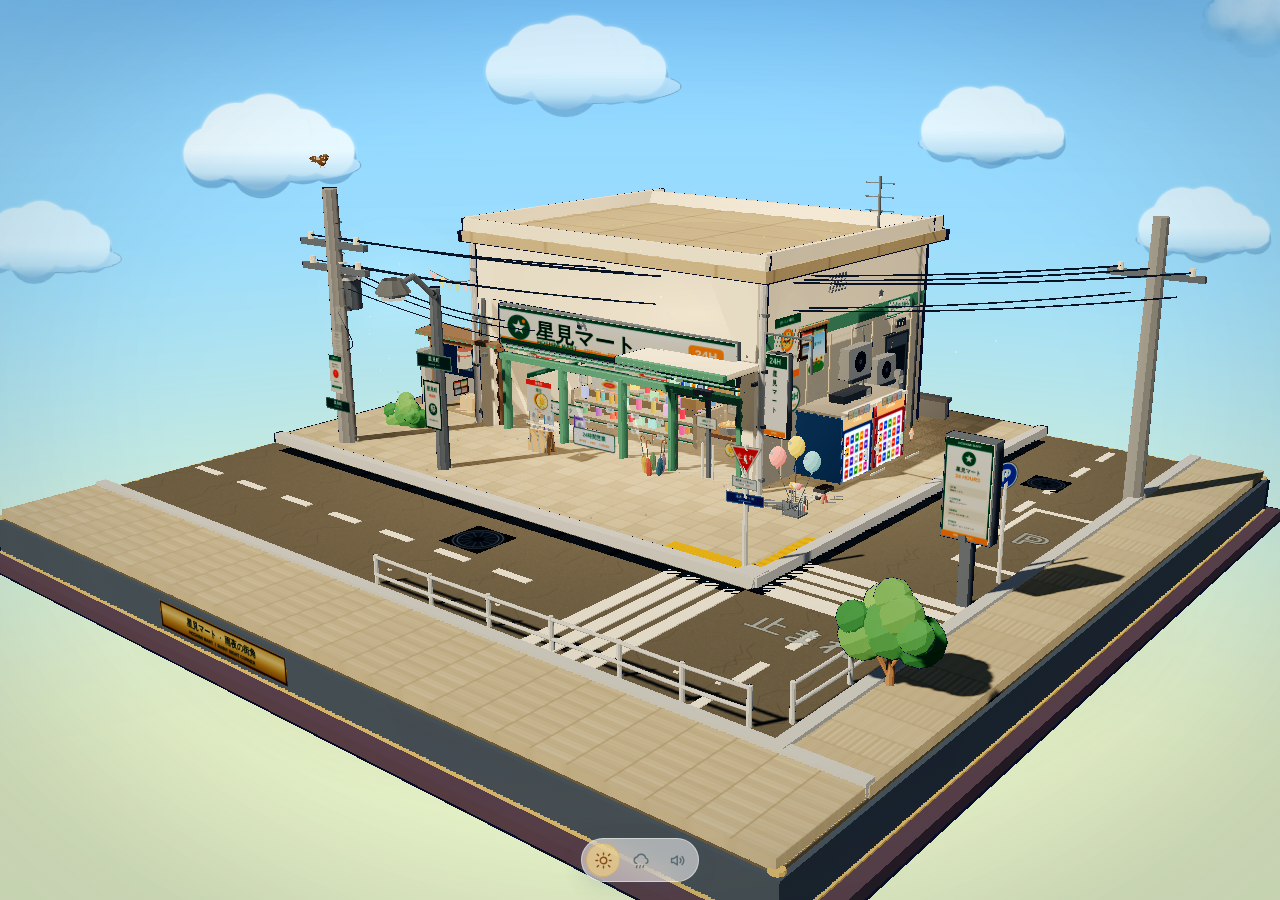
<file: index.dev.html>
<!DOCTYPE html>
<html lang="zh-CN">
<head>
  <meta charset="UTF-8" />
  <meta name="viewport" content="width=device-width, initial-scale=1.0, maximum-scale=1.0, user-scalable=no" />
  <title>星見マート · 雨と晴れの街角</title>
  <link rel="icon" href="data:," />
  <link rel="stylesheet" href="src/style.css" />
</head>
<body>
  <canvas id="scene"></canvas>
  <div class="weather-toggle" id="weatherToggle" role="group" aria-label="天气切换">
    <button class="weather-btn" id="btnSunny" type="button" aria-label="切换到晴天" aria-pressed="true" title="晴天">
      <svg viewBox="0 0 24 24" fill="none" stroke="currentColor" stroke-width="1.8" stroke-linecap="round">
        <circle cx="12" cy="12" r="4.1"></circle>
        <path d="M12 2.6v2.2M12 19.2v2.2M4.6 12H2.4M21.6 12h-2.2M5.7 5.7 4.1 4.1M19.9 19.9l-1.6-1.6M5.7 18.3 4.1 19.9M19.9 4.1l-1.6 1.6"></path>
      </svg>
    </button>
    <button class="weather-btn" id="btnRain" type="button" aria-label="切换到雨夜" aria-pressed="false" title="雨夜">
      <svg viewBox="0 0 24 24" fill="none" stroke="currentColor" stroke-width="1.8" stroke-linecap="round" stroke-linejoin="round">
        <path d="M7.2 15.6a4.1 4.1 0 0 1 .6-8.1A5.6 5.6 0 0 1 18.5 9a3.4 3.4 0 0 1 .6 6.6"></path>
        <path d="M7.7 18.4 6.9 21M11.8 18.4l-.8 2.6M15.9 18.4l-.8 2.6"></path>
      </svg>
    </button>
    <button class="weather-btn mute-btn" id="btnMute" type="button" aria-label="静音" aria-pressed="false" title="静音">
      <svg viewBox="0 0 24 24" fill="none" stroke="currentColor" stroke-width="1.8" stroke-linecap="round" stroke-linejoin="round">
        <path d="M4.5 9.5h3l4.2-3.2v11.4l-4.2-3.2h-3z"></path>
        <path class="sound-wave" d="M15.2 9.2a4.2 4.2 0 0 1 0 5.6M17.8 6.8a7.4 7.4 0 0 1 0 10.4"></path>
      </svg>
      <span class="mute-slash"></span>
    </button>
  </div>
  <script src="vendor/three.min.js"></script>
  <script src="vendor/CopyShader.js"></script>
  <script src="vendor/LuminosityHighPassShader.js"></script>
  <script src="vendor/EffectComposer.js"></script>
  <script src="vendor/RenderPass.js"></script>
  <script src="vendor/ShaderPass.js"></script>
  <script src="vendor/UnrealBloomPass.js"></script>
  <script src="vendor/OrbitControls.js"></script>
  <script src="src/audio-data.js"></script>
  <script src="src/main.js"></script>
</body>
</html>
</file>
<file: src/style.css>
html, body {
  margin: 0;
  padding: 0;
  width: 100%;
  height: 100%;
  overflow: hidden;
  background: #05070d;
  transition: background-color 0.9s ease;
}

body.sunny {
  background: #bfe2f3;
}

#scene {
  display: block;
  width: 100%;
  height: 100%;
  cursor: default;
  touch-action: none;
}

/* Soft lens vignette; purely visual, no interface elements. */
body::after {
  content: "";
  position: fixed;
  inset: 0;
  pointer-events: none;
  z-index: 2;
  background:
    radial-gradient(ellipse at 50% 46%, rgba(8, 14, 28, 0) 48%, rgba(3, 5, 11, 0.18) 80%, rgba(2, 4, 9, 0.38) 100%),
    linear-gradient(to bottom, rgba(8, 14, 28, 0.1) 0%, rgba(8, 14, 28, 0) 22%);
}

body.sunny::after {
  background:
    radial-gradient(ellipse at 50% 42%, rgba(255, 255, 255, 0) 52%, rgba(130, 174, 199, 0.08) 100%),
    linear-gradient(to bottom, rgba(255, 253, 240, 0.08) 0%, rgba(255, 255, 255, 0) 28%);
}

/* The one and only interface affordance: a tiny weather switch. */
.weather-toggle {
  position: fixed;
  left: 50%;
  bottom: 18px;
  transform: translateX(-50%);
  z-index: 5;
  display: flex;
  gap: 3px;
  padding: 4px;
  border-radius: 999px;
  border: 1px solid rgba(230, 244, 255, 0.2);
  background: rgba(10, 18, 28, 0.32);
  box-shadow: 0 6px 24px rgba(0, 0, 0, 0.25);
  backdrop-filter: blur(10px);
  -webkit-backdrop-filter: blur(10px);
  opacity: 0.58;
  transition: opacity 0.25s ease, background-color 0.6s ease, border-color 0.6s ease;
}

.weather-toggle:hover,
.weather-toggle:focus-within {
  opacity: 1;
}

.weather-btn {
  width: 34px;
  height: 34px;
  padding: 0;
  border: 0;
  border-radius: 50%;
  display: grid;
  place-items: center;
  background: transparent;
  color: rgba(226, 240, 252, 0.72);
  cursor: pointer;
  transition: background-color 0.25s ease, color 0.25s ease, transform 0.2s ease;
  -webkit-tap-highlight-color: transparent;
}

.weather-btn svg {
  width: 19px;
  height: 19px;
  display: block;
}

.mute-btn {
  position: relative;
}

.mute-slash {
  position: absolute;
  left: 50%;
  top: 50%;
  width: 22px;
  height: 2px;
  border-radius: 2px;
  background: currentColor;
  opacity: 0;
  transform: translate(-50%, -50%) rotate(-45deg);
  transition: opacity 0.2s ease;
  pointer-events: none;
}

.mute-btn.is-muted {
  color: #d68a70;
  background: rgba(255, 244, 236, 0.9);
}

.mute-btn.is-muted .mute-slash {
  opacity: 1;
  background: #a84b32;
}

.weather-btn:hover {
  transform: translateY(-1px);
}

.weather-btn.is-active {
  color: #20333e;
  background: rgba(255, 249, 224, 0.95);
}

body.sunny .weather-toggle {
  background: rgba(255, 255, 255, 0.7);
  border-color: rgba(255, 255, 255, 0.88);
  box-shadow: 0 6px 22px rgba(57, 95, 115, 0.2);
  opacity: 0.78;
}

body.sunny .weather-btn {
  color: rgba(53, 84, 96, 0.72);
}

body.sunny .weather-btn.is-active {
  color: #94510b;
  background: #ffe6a3;
  box-shadow: 0 0 0 1px rgba(232, 166, 56, 0.35) inset;
}

@media (max-width: 700px) {
  body::after {
    background: radial-gradient(ellipse at 50% 48%, rgba(8, 14, 28, 0) 38%, rgba(2, 4, 9, 0.4) 100%);
  }

  body.sunny::after {
    background: radial-gradient(ellipse at 50% 44%, rgba(255, 255, 255, 0) 55%, rgba(130, 174, 199, 0.08) 100%);
  }

  .weather-toggle {
    bottom: 14px;
    opacity: 0.7;
  }

  .weather-btn {
    width: 32px;
    height: 32px;
  }
}
</file>
